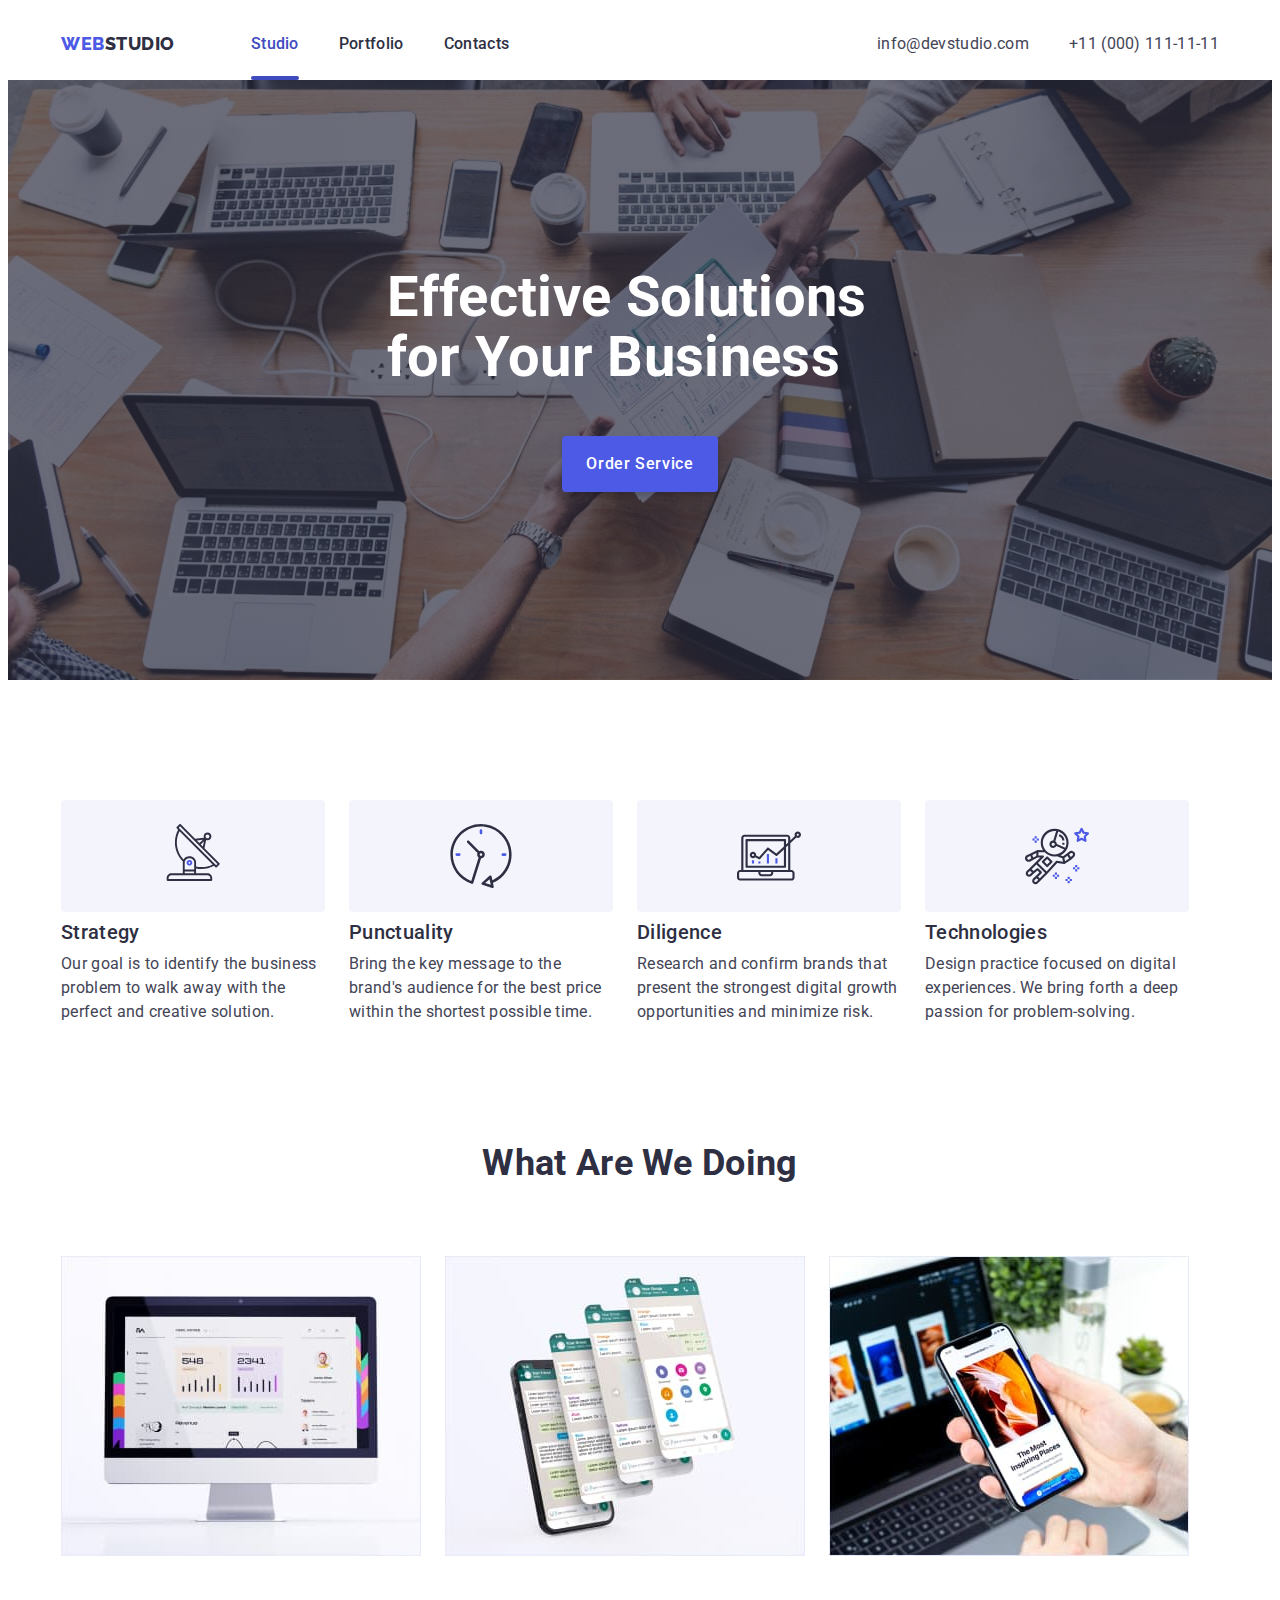
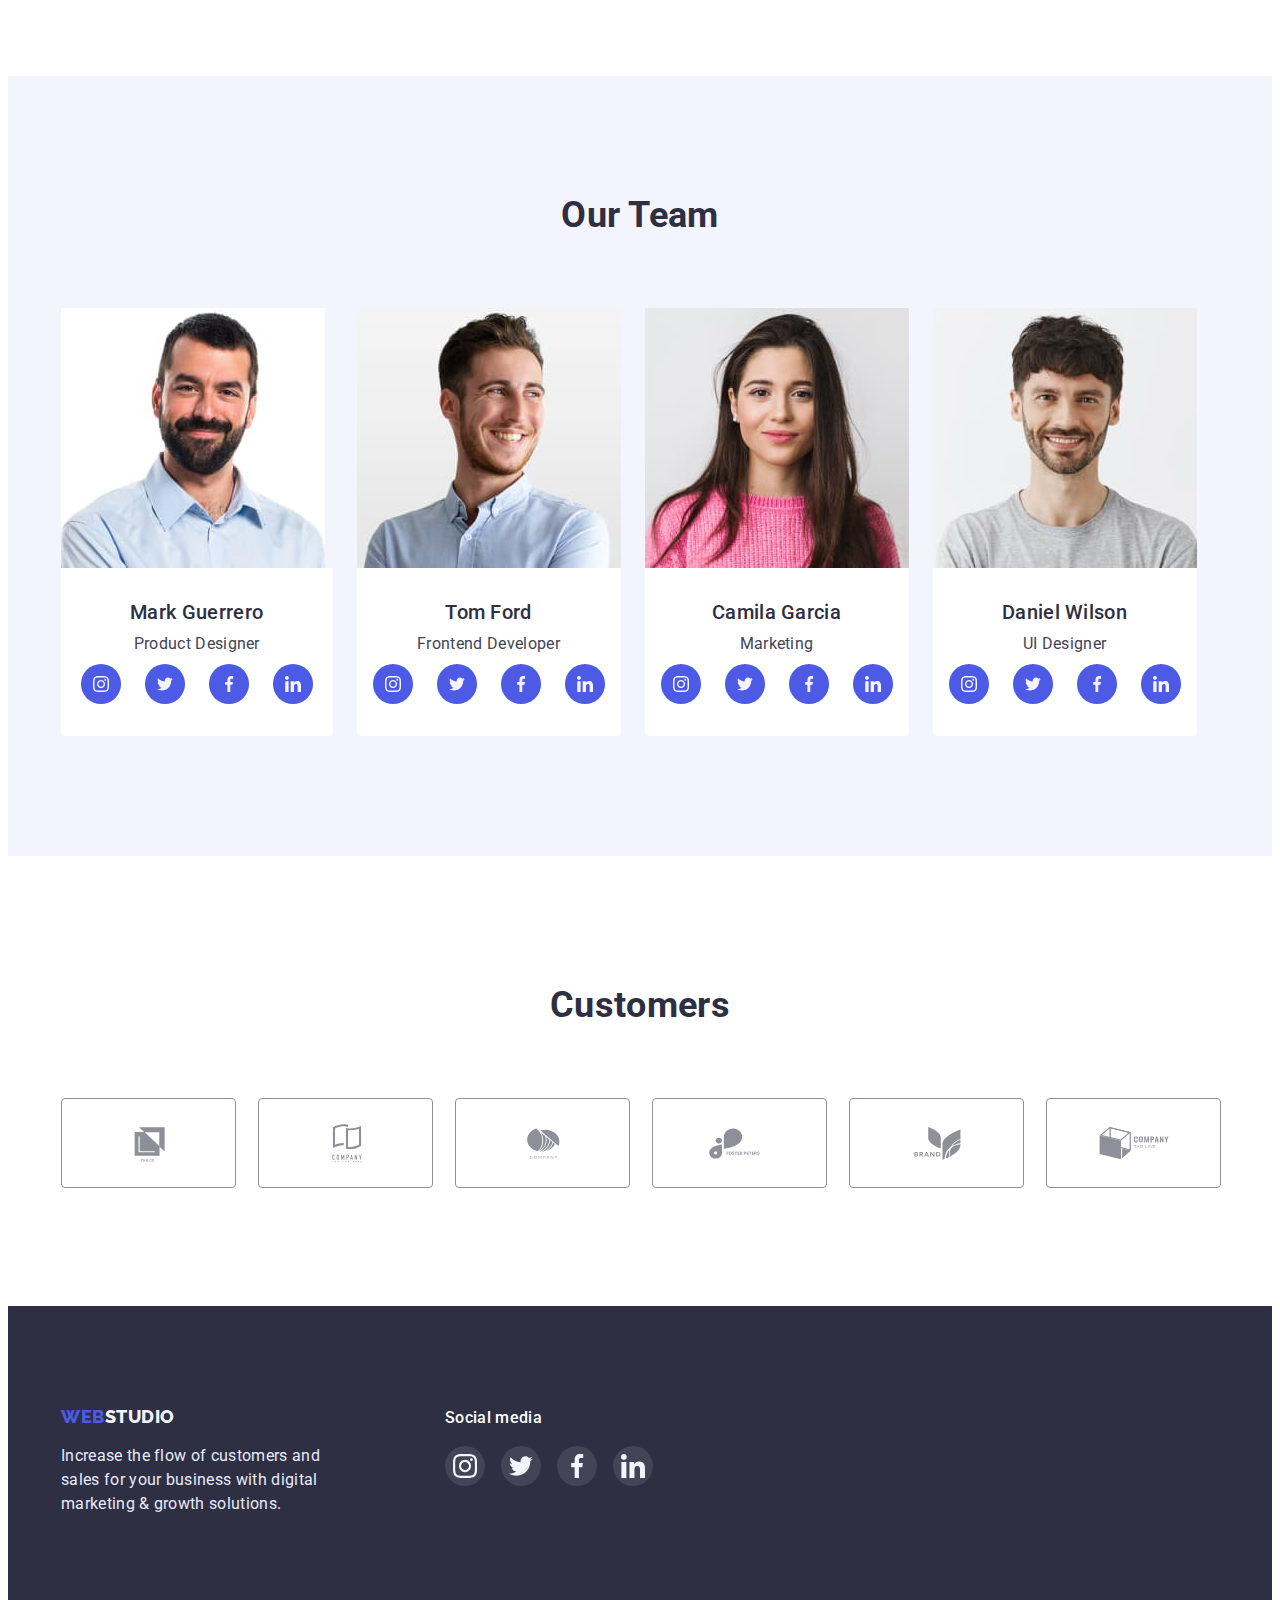
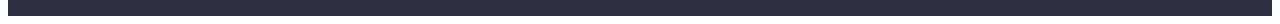
<file: index.html>
<!DOCTYPE html>

<html lang="en">
  <head>
    <meta charset="UTF-8" />
    <meta http-equiv="X-UA-Compatible" content="IE=edge" />
    <meta name="viewport" content="width=device-width, initial-scale=1.0" />
    <title>Effective Business</title>
    <link
      rel="stylesheet"
      href="https://cdnjs.cloudflare.com/ajax/libs/modern-normalize/1.1.0/modern-normalize.min.css"
      integrity="sha512-wpPYUAdjBVSE4KJnH1VR1HeZfpl1ub8YT/NKx4PuQ5NmX2tKuGu6U/JRp5y+Y8XG2tV+wKQpNHVUX03MfMFn9Q=="
      crossorigin="anonymous"
      referrerpolicy="no-referrer"
    />
    <link rel="preconnect" href="https://fonts.googleapis.com" />
    <link rel="preconnect" href="https://fonts.gstatic.com" crossorigin />
    <link
      href="https://fonts.googleapis.com/css2?family=Raleway:wght@800&family=Roboto:wght@400;500;700;900&display=swap"
      rel="stylesheet"
    />
    <link rel="stylesheet" href="./css/styles.css" />
  </head>
  <body>
    <!--header-->
    <header class="header">
      <div class="container">
        <nav class="header-list">
          <a class="logotype" href="./index.html">
            <span class="logo-left">Web</span
            ><span class="logo-right">Studio</span>
          </a>
          <ul class="link-menu">
            <li><a class="link-item active" href="index.html">Studio</a></li>
            <li>
              <a class="link-item" href="portfolio.html">Portfolio</a>
            </li>
            <li><a class="link-item" href="">Contacts</a></li>
          </ul>
        </nav>
        <address class="header-address">
          <ul class="contact-menu">
            <li>
              <a class="contact-mail" href="mailto:info@devstudio.com"
                >info@devstudio.com</a
              >
            </li>
            <li>
              <a class="contact-number" href="tel:+110001111111"
                >+11 (000) 111-11-11</a
              >
            </li>
          </ul>
        </address>
      </div>
    </header>
    <!--hero-->
    <main>
      <section class="hero">
        <div class="container">
          <h1 class="title">Effective Solutions for Your Business</h1>
          <button class="btn" type="button" data-modal-open>
            Order Service
          </button>
        </div>
      </section>
      <section class="desc">
        <div class="container">
          <h2 class="hidden">advantages</h2>
          <ul class="item-idea">
            <li class="box-list">
              <div class="box-icon">
                <svg class="desc-icon" width="64" height="64">
                  <use href="./images/symbol-defs.svg#icon-antenna"></use>
                </svg>
              </div>
              <h3 class="list-menu">Strategy</h3>
              <p class="text-menu">
                Our goal is to identify the business problem to walk away with
                the perfect and creative solution.
              </p>
            </li>
            <li class="box-list">
              <div class="box-icon">
                <svg class="desc-icon" width="64" height="64">
                  <use href="./images/symbol-defs.svg#icon-clock"></use>
                </svg>
              </div>
              <h3 class="list-menu">Punctuality</h3>
              <p class="text-menu">
                Bring the key message to the brand's audience for the best price
                within the shortest possible time.
              </p>
            </li>
            <li class="box-list">
              <div class="box-icon">
                <svg class="desc-icon" width="64" height="64">
                  <use href="./images/symbol-defs.svg#icon-diagram"></use>
                </svg>
              </div>
              <h3 class="list-menu">Diligence</h3>
              <p class="text-menu">
                Research and confirm brands that present the strongest digital
                growth opportunities and minimize risk.
              </p>
            </li>
            <li class="box-list">
              <div class="box-icon">
                <svg class="desc-icon" width="64" height="64">
                  <use href="./images/symbol-defs.svg#icon-astronaut"></use>
                </svg>
              </div>
              <h3 class="list-menu">Technologies</h3>
              <p class="text-menu">
                Design practice focused on digital experiences. We bring forth a
                deep passion for problem-solving.
              </p>
            </li>
          </ul>
        </div>
      </section>
      <!--What are we doing-->
      <section class="tagline">
        <div class="container">
          <h2 class="project">What are we doing</h2>
          <ul class="list-icons">
            <li><img src="./images/img1.jpg" alt="monitor" width="360" /></li>
            <li>
              <img src="./images/img2.jpg" alt="social network" width="360" />
            </li>
            <li><img src="./images/img3.jpg" alt="telephone" width="360" /></li>
          </ul>
        </div>
      </section>
      <section class="team-content">
        <div class="container">
          <h2 class="team">Our Team</h2>
          <ul class="list-icons-team">
            <li class="icons-team">
              <img
                src="./images/team_card1.jpg"
                alt="Mark Guerrero Product Designer"
                width="264"
              />
              <div class="team-item">
                <h3 class="employee">Mark Guerrero</h3>
                <p class="profession">Product Designer</p>
                <ul class="social-list">
                  <li class="social-item">
                    <a href="" class="social-link">
                      <svg class="team-icons" width="16" height="16">
                        <use
                          href="./images/symbol-defs.svg#icon-instagram"
                        ></use>
                      </svg>
                    </a>
                  </li>
                  <li class="social-item">
                    <a href="" class="social-link"
                      ><svg class="team-icons" width="16" height="16">
                        <use href="./images/symbol-defs.svg#icon-twitter"></use>
                      </svg>
                    </a>
                  </li>
                  <li class="social-item">
                    <a href="" class="social-link">
                      <svg class="team-icons" width="16" height="16">
                        <use
                          href="./images/symbol-defs.svg#icon-facebook"
                        ></use>
                      </svg>
                    </a>
                  </li>
                  <li class="social-item">
                    <a href="" class="social-link">
                      <svg class="team-icons" width="16" height="16">
                        <use
                          href="./images/symbol-defs.svg#icon-linkedin"
                        ></use>
                      </svg>
                    </a>
                  </li>
                </ul>
              </div>
            </li>
            <li>
              <img
                src="./images/team_card2.jpg"
                alt="Tom Ford Frontend Developer"
                width="264"
              />
              <div class="team-item">
                <h3 class="employee">Tom Ford</h3>
                <p class="profession">Frontend Developer</p>
                <ul class="social-list">
                  <li class="social-item">
                    <a href="" class="social-link">
                      <svg class="team-icons" width="16" height="16">
                        <use
                          href="./images/symbol-defs.svg#icon-instagram"
                        ></use>
                      </svg>
                    </a>
                  </li>
                  <li class="social-item">
                    <a href="" class="social-link"
                      ><svg class="team-icons" width="16" height="16">
                        <use href="./images/symbol-defs.svg#icon-twitter"></use>
                      </svg>
                    </a>
                  </li>
                  <li class="social-item">
                    <a href="" class="social-link">
                      <svg class="team-icons" width="16" height="16">
                        <use
                          href="./images/symbol-defs.svg#icon-facebook"
                        ></use>
                      </svg>
                    </a>
                  </li>
                  <li class="social-item">
                    <a href="" class="social-link"
                      ><svg class="team-icons" width="16" height="16">
                        <use
                          href="./images/symbol-defs.svg#icon-linkedin"
                        ></use>
                      </svg>
                    </a>
                  </li>
                </ul>
              </div>
            </li>
            <li>
              <img
                src="./images/team_card3.jpg"
                alt="Camila Garcia Marketing"
                width="264"
              />
              <div class="team-item">
                <h3 class="employee">Camila Garcia</h3>
                <p class="profession">Marketing</p>
                <ul class="social-list">
                  <li class="social-item">
                    <a href="" class="social-link">
                      <svg class="team-icons" width="16" height="16">
                        <use
                          href="./images/symbol-defs.svg#icon-instagram"
                        ></use>
                      </svg>
                    </a>
                  </li>
                  <li class="social-item">
                    <a href="" class="social-link"
                      ><svg class="team-icons" width="16" height="16">
                        <use href="./images/symbol-defs.svg#icon-twitter"></use>
                      </svg>
                    </a>
                  </li>
                  <li class="social-item">
                    <a href="" class="social-link">
                      <svg class="team-icons" width="16" height="16">
                        <use
                          href="./images/symbol-defs.svg#icon-facebook"
                        ></use>
                      </svg>
                    </a>
                  </li>
                  <li class="social-item">
                    <a href="" class="social-link"
                      ><svg class="team-icons" width="16" height="16">
                        <use
                          href="./images/symbol-defs.svg#icon-linkedin"
                        ></use>
                      </svg>
                    </a>
                  </li>
                </ul>
              </div>
            </li>
            <li>
              <img
                src="./images/team_card4.jpg"
                alt="Daniel Wilson UI Designer"
                width="264"
              />
              <div class="team-item">
                <h3 class="employee">Daniel Wilson</h3>
                <p class="profession">UI Designer</p>
                <ul class="social-list">
                  <li class="social-item">
                    <a href="" class="social-link">
                      <svg class="team-icons" width="16" height="16">
                        <use
                          href="./images/symbol-defs.svg#icon-instagram"
                        ></use>
                      </svg>
                    </a>
                  </li>
                  <li class="social-item">
                    <a href="" class="social-link"
                      ><svg class="team-icons" width="16" height="16">
                        <use href="./images/symbol-defs.svg#icon-twitter"></use>
                      </svg>
                    </a>
                  </li>
                  <li class="social-item">
                    <a href="" class="social-link">
                      <svg class="team-icons" width="16" height="16">
                        <use
                          href="./images/symbol-defs.svg#icon-facebook"
                        ></use>
                      </svg>
                    </a>
                  </li>
                  <li class="social-item">
                    <a href="" class="social-link"
                      ><svg class="team-icons" width="16" height="16">
                        <use
                          href="./images/symbol-defs.svg#icon-linkedin"
                        ></use>
                      </svg>
                    </a>
                  </li>
                </ul>
              </div>
            </li>
          </ul>
        </div>
      </section>
      <section class="customers">
        <div class="container">
          <h2 class="project">Customers</h2>
          <ul class="customers-list">
            <li class="customers-text">
              <a class="customers-link" href="">
                <svg class="customers-icon" width="84" height="41">
                  <use href="./images/symbol-defs.svg#icon-customers_one"></use>
                </svg>
              </a>
            </li>
            <li class="customers-text">
              <a class="customers-link" href="">
                <svg class="customers-icon" width="84" height="41">
                  <use href="./images/symbol-defs.svg#icon-customers_two"></use>
                </svg>
              </a>
            </li>
            <li class="customers-text">
              <a class="customers-link" href="">
                <svg class="customers-icon" width="84" height="41">
                  <use
                    href="./images/symbol-defs.svg#icon-customers_three"
                  ></use>
                </svg>
              </a>
            </li>
            <li class="customers-text">
              <a class="customers-link" href="">
                <svg class="customers-icon" width="84" height="41">
                  <use
                    href="./images/symbol-defs.svg#icon-customers_four"
                  ></use>
                </svg>
              </a>
            </li>
            <li class="customers-text">
              <a class="customers-link" href="">
                <svg class="customers-icon" width="84" height="41">
                  <use
                    href="./images/symbol-defs.svg#icon-customers_five"
                  ></use>
                </svg>
              </a>
            </li>
            <li class="customers-text">
              <a class="customers-link" href="">
                <svg class="customers-icon" width="84" height="41">
                  <use href="./images/symbol-defs.svg#icon-customers_six"></use>
                </svg>
              </a>
            </li>
          </ul>
        </div>
      </section>
    </main>
    <footer class="footer-content">
      <div class="container footer-box">
        <div class="logo-box">
          <a class="logotype-footer" href="./index.html">
            <span class="logo-footer">Web</span>Studio</a
          >
          <p class="text-footer">
            Increase the flow of customers and sales for your business with
            digital marketing & growth solutions.
          </p>
        </div>
        <div class="media-box">
          <h2 class="text-media">Social media</h2>
          <ul class="social-list-footer">
            <li class="social-item-footer">
              <a href="" class="social-link-footer">
                <svg class="team-icons-footer" width="24" height="24">
                  <use href="./images/symbol-defs.svg#icon-instagram"></use>
                </svg>
              </a>
            </li>
            <li class="social-item-footer">
              <a href="" class="social-link-footer"
                ><svg class="team-icons-footer" width="24" height="24">
                  <use href="./images/symbol-defs.svg#icon-twitter"></use>
                </svg>
              </a>
            </li>
            <li class="social-item-footer">
              <a href="" class="social-link-footer">
                <svg class="team-icons-footer" width="24" height="24">
                  <use href="./images/symbol-defs.svg#icon-facebook"></use>
                </svg>
              </a>
            </li>
            <li class="social-item-footer">
              <a href="" class="social-link-footer"
                ><svg class="team-icons-footer" width="24" height="24">
                  <use href="./images/symbol-defs.svg#icon-linkedin"></use>
                </svg>
              </a>
            </li>
          </ul>
        </div>
      </div>
    </footer>
    <div class="backdrop is-hidden" data-modal>
      <div class="modal">
        <svg class="modal-close" width="24" height="24" data-modal-close>
          <use href="./images/symbol-defs.svg#icon-Vector"></use>
        </svg>
      </div>
    </div>
    <script src="./js/modal.js"></script>
  </body>
</html>
</file>
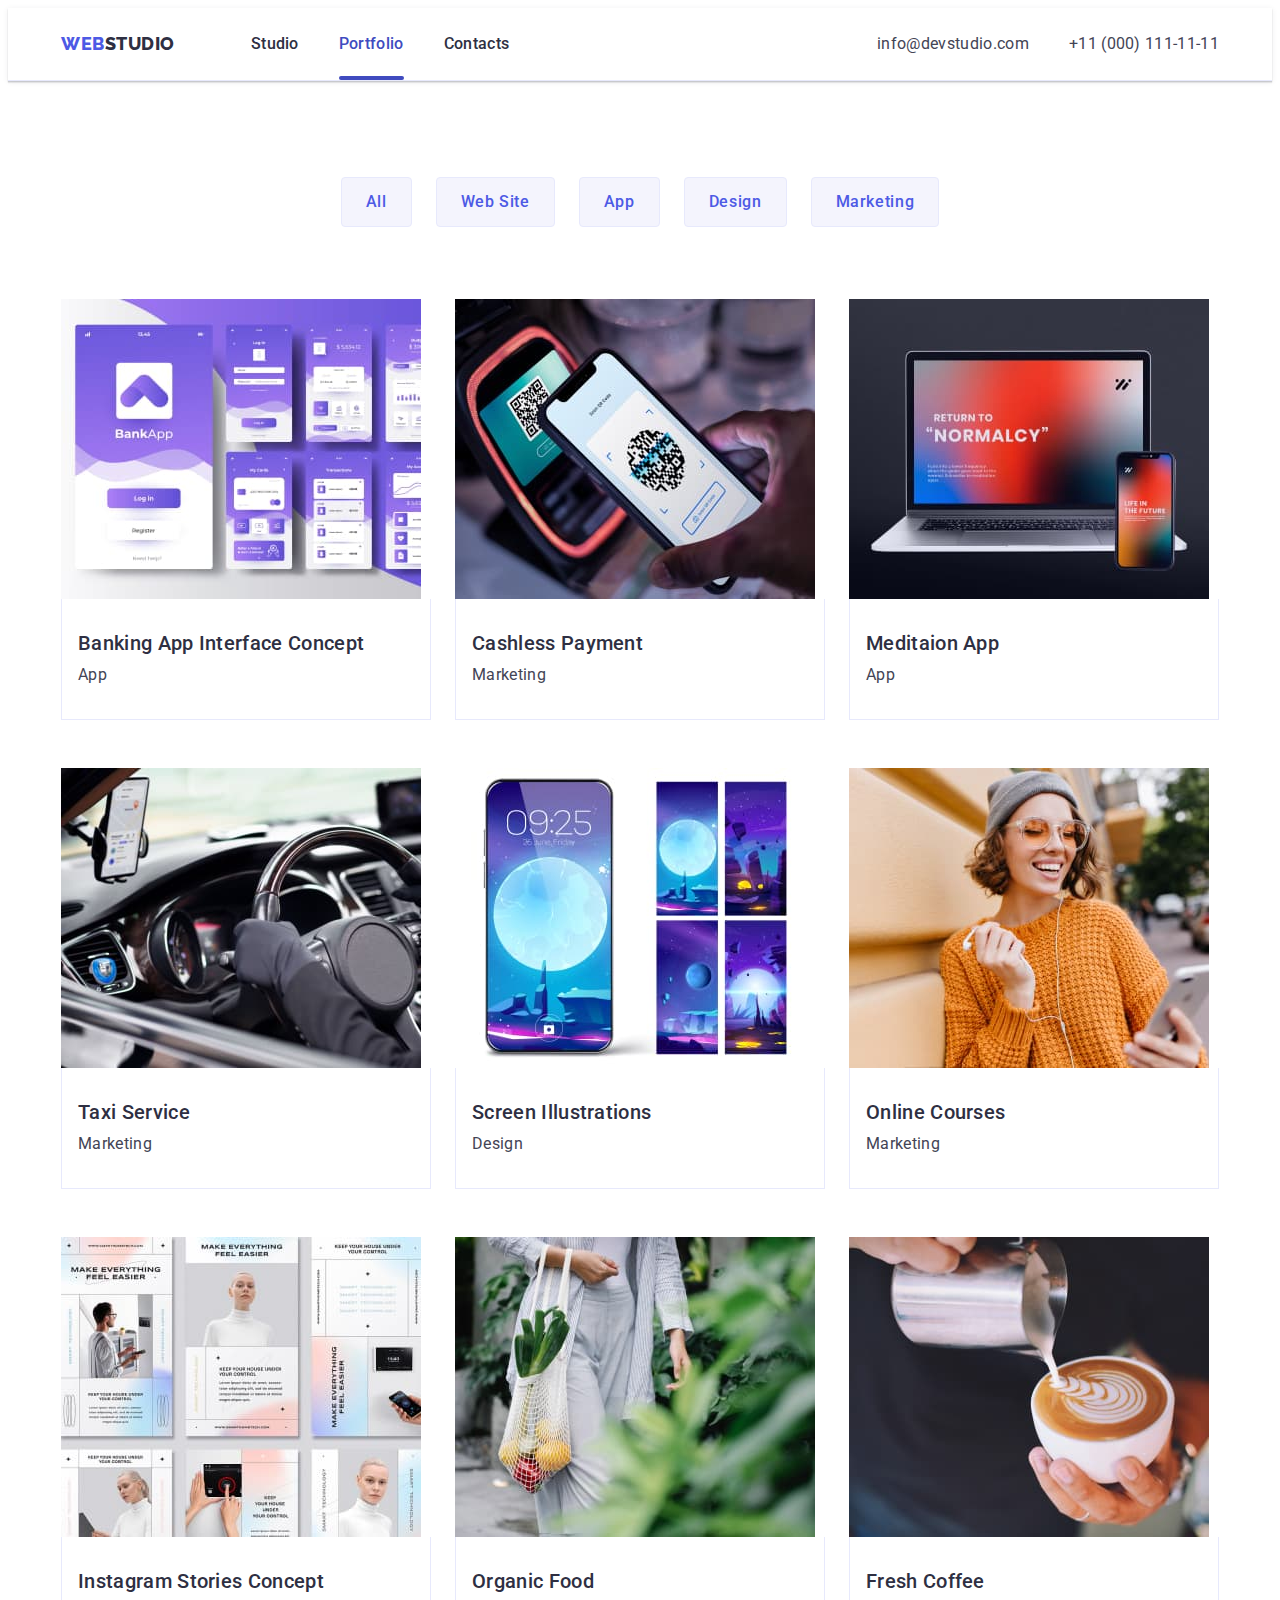
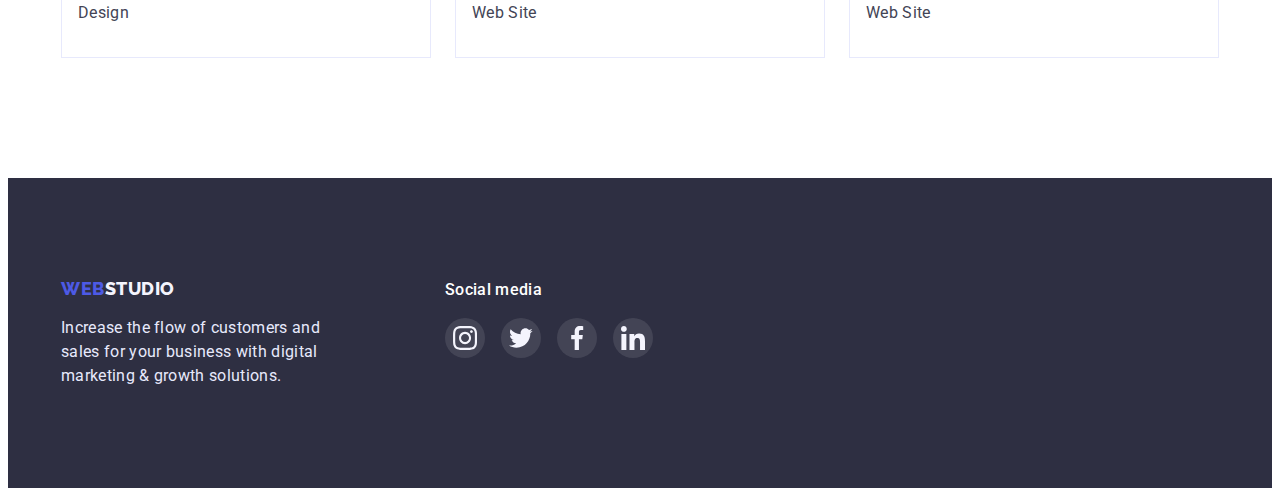
<file: portfolio.html>
<!DOCTYPE html>
<html lang="en">
  <head>
    <meta charset="UTF-8" />
    <meta http-equiv="X-UA-Compatible" content="IE=edge" />
    <meta name="viewport" content="width=device-width, initial-scale=1.0" />
    <title>portfolio</title>
    <link
      rel="stylesheet"
      href="https://cdnjs.cloudflare.com/ajax/libs/modern-normalize/1.1.0/modern-normalize.min.css"
      integrity="sha512-wpPYUAdjBVSE4KJnH1VR1HeZfpl1ub8YT/NKx4PuQ5NmX2tKuGu6U/JRp5y+Y8XG2tV+wKQpNHVUX03MfMFn9Q=="
      crossorigin="anonymous"
      referrerpolicy="no-referrer"
    />
    <link rel="preconnect" href="https://fonts.googleapis.com" />
    <link rel="preconnect" href="https://fonts.gstatic.com" crossorigin />
    <link
      href="https://fonts.googleapis.com/css2?family=Raleway:wght@800&family=Roboto:wght@400;500;700;900&display=swap"
      rel="stylesheet"
    />
    <link rel="stylesheet" href="./css/styles.css" />
  </head>
  <body>
    <header class="header header-portfoloi">
      <div class="container">
        <nav class="header-list">
          <a class="logotype" href="./index.html">
            <span class="logo-left">Web</span
            ><span class="logo-right">Studio</span>
          </a>
          <ul class="link-menu">
            <li><a class="link-item" href="index.html">Studio</a></li>
            <li>
              <a class="link-item active" href="portfolio.html">Portfolio</a>
            </li>
            <li><a class="link-item" href="">Contacts</a></li>
          </ul>
        </nav>
        <address class="header-address">
          <ul class="contact-menu">
            <li>
              <a class="contact-mail" href="mailto:info@devstudio.com"
                >info@devstudio.com</a
              >
            </li>
            <li>
              <a class="contact-number" href="tel:+110001111111"
                >+11 (000) 111-11-11</a
              >
            </li>
          </ul>
        </address>
      </div>
    </header>
    <main>
      <section class="portfolio">
        <div class="container">
          <h1 class="hidden">Navigation</h1>
          <ul class="portfolio-butn">
            <li><button class="potfolio-button" type="button">All</button></li>
            <li>
              <button class="potfolio-button" type="button">Web Site</button>
            </li>
            <li><button class="potfolio-button" type="button">App</button></li>
            <li>
              <button class="potfolio-button" type="button">Design</button>
            </li>
            <li>
              <button class="potfolio-button" type="button">Marketing</button>
            </li>
          </ul>
          <ul class="list-portfolio">
            <li class="list-pic">
              <a class="list-pic-link" href="">
                <div class="box-portfolio">
                  <img
                    src="./images/portfolio1.jpg"
                    alt="Banking App"
                    width="360"
                  />
                  <p class="portfolio-overlay">
                    14 Stylish and User-Friendly App Design Concepts · Task
                    Manager App · Calorie Tracker App · Exotic Fruit Ecommerce
                    App · Cloud Storage App
                  </p>
                </div>
                <div class="picture">
                  <h2 class="portfolio-item">Banking App Interface Concept</h2>
                  <p class="portfolio-menu">App</p>
                </div>
              </a>
            </li>
            <li class="list-pic">
              <a class="list-pic-link" href="">
                <div class="box-portfolio">
                  <img
                    src="./images/portfolio2.jpg"
                    alt="phone in hand"
                    width="360"
                  />
                  <p class="portfolio-overlay">
                    14 Stylish and User-Friendly App Design Concepts · Task
                    Manager App · Calorie Tracker App · Exotic Fruit Ecommerce
                    App · Cloud Storage App
                  </p>
                </div>
                <div class="picture">
                  <h2 class="portfolio-item">Cashless Payment</h2>
                  <p class="portfolio-menu">Marketing</p>
                </div>
              </a>
            </li>
            <li class="list-pic">
              <a class="list-pic-link" href="">
                <div class="box-portfolio">
                  <img src="./images/portfolio3.jpg" alt="laptop" width="360" />
                  <p class="portfolio-overlay">
                    14 Stylish and User-Friendly App Design Concepts · Task
                    Manager App · Calorie Tracker App · Exotic Fruit Ecommerce
                    App · Cloud Storage App
                  </p>
                </div>
                <div class="picture">
                  <h2 class="portfolio-item">Meditaion App</h2>
                  <p class="portfolio-menu">App</p>
                </div>
              </a>
            </li>
            <li class="list-pic">
              <a class="list-pic-link" href="">
                <div class="box-portfolio">
                  <img src="./images/portfolio4.jpg" alt="car" width="360" />
                  <p class="portfolio-overlay">
                    14 Stylish and User-Friendly App Design Concepts · Task
                    Manager App · Calorie Tracker App · Exotic Fruit Ecommerce
                    App · Cloud Storage App
                  </p>
                </div>
                <div class="picture">
                  <h2 class="portfolio-item">Taxi Service</h2>
                  <p class="portfolio-menu">Marketing</p>
                </div>
              </a>
            </li>
            <li class="list-pic">
              <a class="list-pic-link" href="">
                <div class="box-portfolio">
                  <img
                    src="./images/portfolio5.jpg"
                    alt="telephone"
                    width="360"
                  />
                  <p class="portfolio-overlay">
                    14 Stylish and User-Friendly App Design Concepts · Task
                    Manager App · Calorie Tracker App · Exotic Fruit Ecommerce
                    App · Cloud Storage App
                  </p>
                </div>
                <div class="picture">
                  <h2 class="portfolio-item">Screen Illustrations</h2>
                  <p class="portfolio-menu">Design</p>
                </div>
              </a>
            </li>
            <li class="list-pic">
              <a class="list-pic-link" href="">
                <div class="box-portfolio">
                  <img
                    src="./images/portfolio6.jpg"
                    alt="girl with a phone in her hands"
                    width="360"
                  />
                  <p class="portfolio-overlay">
                    14 Stylish and User-Friendly App Design Concepts · Task
                    Manager App · Calorie Tracker App · Exotic Fruit Ecommerce
                    App · Cloud Storage App
                  </p>
                </div>
                <div class="picture">
                  <h2 class="portfolio-item">Online Courses</h2>
                  <p class="portfolio-menu">Marketing</p>
                </div>
              </a>
            </li>
            <li class="list-pic">
              <a class="list-pic-link" href="">
                <div class="box-portfolio">
                  <img
                    src="./images/portfolio7.jpg"
                    alt="Stories Concept"
                    width="360"
                  />
                  <p class="portfolio-overlay">
                    14 Stylish and User-Friendly App Design Concepts · Task
                    Manager App · Calorie Tracker App · Exotic Fruit Ecommerce
                    App · Cloud Storage App
                  </p>
                </div>
                <div class="picture">
                  <h2 class="portfolio-item">Instagram Stories Concept</h2>
                  <p class="portfolio-menu">Design</p>
                </div>
              </a>
            </li>
            <li class="list-pic">
              <a class="list-pic-link" href="">
                <div class="box-portfolio">
                  <img
                    src="./images/portfolio8.jpg"
                    alt="vegetables in a bag"
                    width="360"
                  />
                  <p class="portfolio-overlay">
                    14 Stylish and User-Friendly App Design Concepts · Task
                    Manager App · Calorie Tracker App · Exotic Fruit Ecommerce
                    App · Cloud Storage App
                  </p>
                </div>
                <div class="picture">
                  <h2 class="portfolio-item">Organic Food</h2>
                  <p class="portfolio-menu">Web Site</p>
                </div>
              </a>
            </li>
            <li class="list-pic">
              <a class="list-pic-link" href="">
                <div class="box-portfolio">
                  <img src="./images/portfolio9.jpg" alt="Coffee" width="360" />
                  <p class="portfolio-overlay">
                    14 Stylish and User-Friendly App Design Concepts · Task
                    Manager App · Calorie Tracker App · Exotic Fruit Ecommerce
                    App · Cloud Storage App
                  </p>
                </div>
                <div class="picture">
                  <h2 class="portfolio-item">Fresh Coffee</h2>
                  <p class="portfolio-menu">Web Site</p>
                </div>
              </a>
            </li>
          </ul>
        </div>
      </section>
    </main>
    <footer class="footer-content">
      <div class="container footer-box">
        <div class="logo-box">
          <a class="logotype-footer" href="./index.html">
            <span class="logo-footer">Web</span>Studio</a
          >
          <p class="text-footer">
            Increase the flow of customers and sales for your business with
            digital marketing & growth solutions.
          </p>
        </div>
        <div class="media-box">
          <h2 class="text-media">Social media</h2>
          <ul class="social-list-footer">
            <li class="social-item-footer">
              <a href="" class="social-link-footer">
                <svg class="team-icons-footer" width="24" height="24">
                  <use href="./images/symbol-defs.svg#icon-instagram"></use>
                </svg>
              </a>
            </li>
            <li class="social-item-footer">
              <a href="" class="social-link-footer"
                ><svg class="team-icons-footer" width="24" height="24">
                  <use href="./images/symbol-defs.svg#icon-twitter"></use>
                </svg>
              </a>
            </li>
            <li class="social-item-footer">
              <a href="" class="social-link-footer">
                <svg class="team-icons-footer" width="24" height="24">
                  <use href="./images/symbol-defs.svg#icon-facebook"></use>
                </svg>
              </a>
            </li>
            <li class="social-item-footer">
              <a href="" class="social-link-footer"
                ><svg class="team-icons-footer" width="24" height="24">
                  <use href="./images/symbol-defs.svg#icon-linkedin"></use>
                </svg>
              </a>
            </li>
          </ul>
        </div>
      </div>
    </footer>
  </body>
</html>
</file>
<file: css/styles.css>
body {
  font-family: 'Roboto', sans-serif;
  font-style: normal;
  font-size: 16px;
  letter-spacing: 0.02em;
  font-weight: 400;
  line-height: 1.5;
}
a,
li {
  list-style-type: none;
  text-decoration: none;
}
ul,
h1,
p,
h2,
h3,
h4,
h5,
h6 {
  margin: 0;
  padding: 0;
}
img {
  display: block;
  max-width: 100%;
  height: auto;
}

/* ------logo----------*/
.logotype,
.logotype * {
  font-family: 'Raleway', sans-serif;
  font-weight: 800;
  font-size: 18px;
  line-height: 1.33;
  letter-spacing: 0.03em;
  text-transform: uppercase;
  text-decoration: none;
  color: #2e2f42;
}
.logo-left {
  color: #4d5ae5;
}
.logo-right {
  color: #2e2f42;
}
.link-item {
  font-weight: 500;
  color: #2e2f42;
  text-decoration: none;
  position: relative;
  transition: color 250ms cubic-bezier(0.4, 0, 0.2, 1);
}
.link-item:hover,
.link-item:focus {
  color: #404bbf;
}
.active {
  color: #404bbf;
}
.link-item.active::after {
  content: '';
  width: 100%;
  height: 4px;
  background: #404bbf;
  border-radius: 2px;
  position: absolute;
  left: 0px;
  top: 42px;
}
.contact menu {
  text-decoration: none;
}

.is-hidden {
  visibility: hidden;
  opacity: 0;
  pointer-events: none;
}

.hidden {
  position: absolute;
  width: 1px;
  height: 1px;
  margin: -1px;
  border: 0;
  padding: 0;
  white-space: nowrap;
  clip-path: inset(100%);
  clip: rect(0 0 0 0);
  overflow: hidden;
}

.contact-mail,
.contact-number {
  font-style: normal;
  color: #434455;
  transition: color 250ms cubic-bezier(0.4, 0, 0.2, 1);
}
.contact-mail:hover,
.contact-mail:focus {
  color: #404bbf;
}
.contact-number:hover,
.contact-number:focus {
  color: #404bbf;
}
.logotype {
  margin-right: 76px;
}
.header {
  padding-top: 24px;
  padding-bottom: 24px;
  display: flex;
  justify-content: space-between;
}

.header-portfoloi {
  border-bottom: 1px solid #e7e9fc;
  box-shadow: 0px 2px 1px rgba(46, 47, 66, 0.08),
    0px 1px 1px rgba(46, 47, 66, 0.16), 0px 1px 6px rgba(46, 47, 66, 0.08);
}
.header .container {
  display: flex;
}
.header-address {
  margin-left: auto;
}
.header-list {
  display: flex;
  align-items: center;
}
.link-menu {
  display: flex;
  margin-right: auto;
  gap: 40px;
}
.contact-menu {
  display: flex;
  margin-left: auto;
  gap: 40px;
}

/* -------------------hero-----------------------*/
.container {
  width: 1158px;
  padding: 0 15px;
  margin: 0 auto;
}
.hero {
  background-image: linear-gradient(
      rgba(46, 47, 66, 0.7),
      rgba(46, 47, 66, 0.7)
    ),
    url(../images/background_hero.jpg);
  padding: 188px 0;
  background-repeat: no-repeat;
  background-position: center;
}

.title {
  font-weight: 700;
  font-size: 56px;
  line-height: 1.07;
  color: #ffffff;
  width: 507px;
  margin: 0 auto;
  margin-bottom: 48px;
}
.btn {
  font-family: inherit;
  line-height: 1.5;
  font-weight: 500;
  font-size: 16px;
  align-items: center;
  letter-spacing: 0.04em;
  color: #ffffff;
  background-color: #4d5ae5;
  cursor: pointer;
  box-shadow: 0px 4px 4px rgba(0, 0, 0, 0.15);
  border-radius: 4px;
  padding: 12px 24px;
  min-width: 32px;
  flex-basis: 56px;
  height: 56px;
  border: none;
  display: block;
  margin: 0 auto;
  transition: color 250ms linear;
  transition-timing-function: cubic-bezier(0.4, 0, 0.2, 1);
}
.btn:hover,
.btn:focus {
  background: #404bbf;
}
.potfolio-button {
  font-family: inherit;
  line-height: 1.5;
  cursor: pointer;
  background: #f4f4fd;
  font-style: normal;
  font-weight: 500;
  font-size: 16px;
  letter-spacing: 0.04em;
  color: #4d5ae5;
  border: 1px solid #e7e9fc;
  border-radius: 4px;
  flex-direction: row;
  justify-content: center;
  align-items: center;
  padding: 12px 24px;
  transition: color 250ms cubic-bezier(0.4, 0, 0.2, 1),
    background 250ms cubic-bezier(0.4, 0, 0.2, 1),
    border-color 250ms cubic-bezier(0.4, 0, 0.2, 1),
    box-shadow 250ms cubic-bezier(0.4, 0, 0.2, 1);
}
.portfolio-butn {
  display: flex;
  gap: 24px;
  text-align: center;
  justify-content: center;
  margin-bottom: 72px;
  transition: color 250ms linear;
  transition-timing-function: cubic-bezier(0.4, 0, 0.2, 1);
}
.potfolio-button:hover {
  background: #404bbf;
  color: #ffffff;
  border-color: #404bbf;
  box-shadow: 0px 3px 1px rgba(0, 0, 0, 0.1), 0px 2px 1px rgba(0, 0, 0, 0.08),
    0px 2px 2px rgba(0, 0, 0, 0.12);
}
.potfolio-button:focus {
  background: #404bbf;
  color: #ffffff;
  box-shadow: 0px 3px 1px rgba(0, 0, 0, 0.1), 0px 2px 1px rgba(0, 0, 0, 0.08),
    0px 2px 2px rgba(0, 0, 0, 0.12);
}
.portfolio-overlay {
  color: #f4f4fd;
  background: #4d5ae5;
  padding: 40px 32px;
  position: absolute;
  top: 0;
  left: 0;
  width: 100%;
  height: 100%;
  transform: translateY(100%);
  transition: transform 250ms cubic-bezier(0.4, 0, 0.2, 1);
  overflow: auto;
}
.list-pic-link:hover .portfolio-overlay {
  transform: translateY(0);
}
.box-portfolio {
  position: relative;
  overflow: hidden;
}
.list-portfolio {
  flex-wrap: wrap;
  row-gap: 48px;
  column-gap: 24px;
  display: flex;
  max-width: 100%;
  height: auto;
  padding-left: 0;
}

.list-pic {
  width: calc((100% - 48px) / 3);
}

.list-pic-link:hover,
.list-pic-link:focus {
  box-shadow: 0px 1px 6px rgba(46, 47, 66, 0.08),
    0px 1px 1px rgba(46, 47, 66, 0.16), 0px 2px 1px rgba(46, 47, 66, 0.08);
}
.portfolio {
  padding-bottom: 120px;
  padding-top: 96px;
}
.picture {
  padding: 32px 16px;
  background: #ffffff;
  border: 1px solid #e7e9fc;
  border-top: 0;
}
.desc {
  padding-top: 120px;
}

.item-idea {
  display: flex;
  flex-direction: row;
  gap: 24px;
}

.box-icon {
  display: flex;
  height: 112px;
  margin-bottom: 8px;
  background: #f4f4fd;
  border-radius: 4px;
  align-items: center;
  justify-content: center;
}
.box-list {
  max-width: 264px;
}
.list-menu {
  margin-bottom: 8px;
}
.list-pic-link {
  display: block;
  transition: box-shadow 250ms cubic-bezier(0.4, 0, 0.2, 1);
}

.list-menu,
.portfolio-item {
  font-weight: 500;
  font-size: 20px;
  line-height: 1.2;
  color: #2e2f42;
}
.portfolio-item {
  margin-bottom: 8px;
}
.text-menu,
.portfolio-menu {
  color: #434455;
}
.list-icons {
  display: flex;
  gap: 24px;
}
.tagline {
  padding-top: 120px;
  padding-bottom: 120px;
}
.project {
  margin: 0 auto;
  text-align: center;
  margin-bottom: 72px;
}
.project,
.team {
  font-weight: 700;
  font-size: 36px;
  line-height: 1.11;
  text-transform: capitalize;
  color: #2e2f42;
}
.team {
  background: #f4f4fd;
  text-align: center;
  margin-bottom: 72px;
}
.social-list {
  display: flex;
  gap: 24px;
  justify-content: center;
}

.social-link:hover {
  background: #404bbf;
}
.social-link:focus {
  background: #404bbf;
}

.social-link {
  display: flex;
  justify-content: center;
  align-items: center;
  width: 40px;
  height: 40px;
  border-radius: 50%;
  background-color: #4d5ae5;
  transition: background-color 250ms cubic-bezier(0.4, 0, 0.2, 1);
}

.team-item {
  padding: 32px;
  text-align: center;
  background: #ffffff;
  border-radius: 0px 0px 4px 4px;
  padding: 32px 0;
}
.icons-team {
  width: calc((100% - 72px) / 4);
}
.list-icons-team {
  gap: 24px;
  display: flex;
  text-align: center;
}

.team-content {
  background: #f4f4fd;
  padding-top: 120px;
  padding-bottom: 120px;
}
.customers-list {
  display: flex;
  gap: 24px;
  justify-content: center;
}
.customers {
  padding-top: 130px;
  padding-bottom: 120px;
}
.customers-text {
  flex-basis: calc((100% - 120px) / 6);
  width: 168px;
  height: 88px;
}
.customers-icon {
  fill: currentColor;
}
.customers-link:hover {
  color: #404bbf;
  border-color: #404bbf;
}
.customers-link:focus {
  color: #404bbf;
  border-color: #404bbf;
}
.customers-link {
  display: flex;
  justify-content: center;
  align-items: center;
  border: 1px solid #8e8f99;
  border-radius: 4px;
  width: 100%;
  color: #8e8f99;
  height: 100%;
  transition: color 250ms cubic-bezier(0.4, 0, 0.2, 1),
    border-color 250ms cubic-bezier(0.4, 0, 0.2, 1);
}
.icon {
  fill: currentColor;
}
.employee {
  font-weight: 500;
  font-size: 20px;
  line-height: 1.2;
  color: #2e2f42;
  margin-bottom: 8px;
}
.profession {
  color: #434455;
  margin-bottom: 8px;
}
.footer-content {
  background: #2e2f42;
  padding: 100px 0;
  display: flex;
}
.logotype-footer {
  font-family: 'Raleway';
  font-style: normal;
  font-weight: 800;
  font-size: 18px;
  line-height: 1.16;
  letter-spacing: 0.03em;
  text-transform: uppercase;
  color: #f4f4fd;
  margin-bottom: 16px;
  display: inline-block;
}
.logo-footer {
  color: #4d5ae5;
}
.text-footer {
  color: #e7e9fc;
  width: 264px;
}
.social-link-footer:hover {
  background: #31d0aa;
}
.social-link-footer:focus {
  background: #31d0aa;
}
.text-media {
  font-weight: 500;
  font-size: 16px;
  line-height: 1.5;
  letter-spacing: 0.02em;
  color: #ffffff;
  margin-bottom: 16px;
}

.social-list-footer {
  display: flex;
  gap: 16px;
  justify-content: center;
}
.social-item-footer {
  width: 40px;
  height: 40px;
}
.social-link-footer {
  display: flex;
  justify-content: center;
  align-items: center;
  width: 100%;
  height: 100%;
  border-radius: 50%;
  background-color: rgba(255, 255, 255, 0.1);
  transition: background-color 250ms cubic-bezier(0.4, 0, 0.2, 1);
}
.footer-content {
  display: flex;
  gap: 120px;
}
.footer-box {
  display: flex;
}
.media-box {
  margin-left: 120px;
}
.backdrop {
  width: 100%;
  height: 100%;
  background-color: rgba(0, 0, 0, 0.5);
  position: fixed;
  top: 0;
  left: 0;
  transition: visibility 250ms cubic-bezier(0.4, 0, 0.2, 1),
    opacity 250ms cubic-bezier(0.4, 0, 0.2, 1);
}
.modal {
  max-width: 408px;
  max-height: 576px;
  background: #fcfcfc;
  box-shadow: 0px 1px 1px rgba(0, 0, 0, 0.14), 0px 1px 3px rgba(0, 0, 0, 0.12),
    0px 2px 1px rgba(0, 0, 0, 0.2);
  border-radius: 4px;
  position: absolute;
  padding: 20px;
  top: 50%;
  left: 50%;
  width: 100%;
  height: 100%;
  transform: translate(-50%, -50%);
  transition-timing-function: cubic-bezier(0.4, 0, 0.2, 1);
}
.modal-close {
  display: block;
  margin-left: auto;
  background: #e7e9fc;
  border: 1px solid rgba(0, 0, 0, 0.1);
  border-radius: 50%;
  padding: 8px;
  cursor: pointer;
  transition: color 250ms linear;
  transition-timing-function: cubic-bezier(0.4, 0, 0.2, 1);
}
.modal-close:hover,
.modal-close:focus {
  background: #404bbf;
  border-radius: 4px;
  border-radius: 50%;
  fill: rgba(255, 255, 255, 1);
}
</file>
